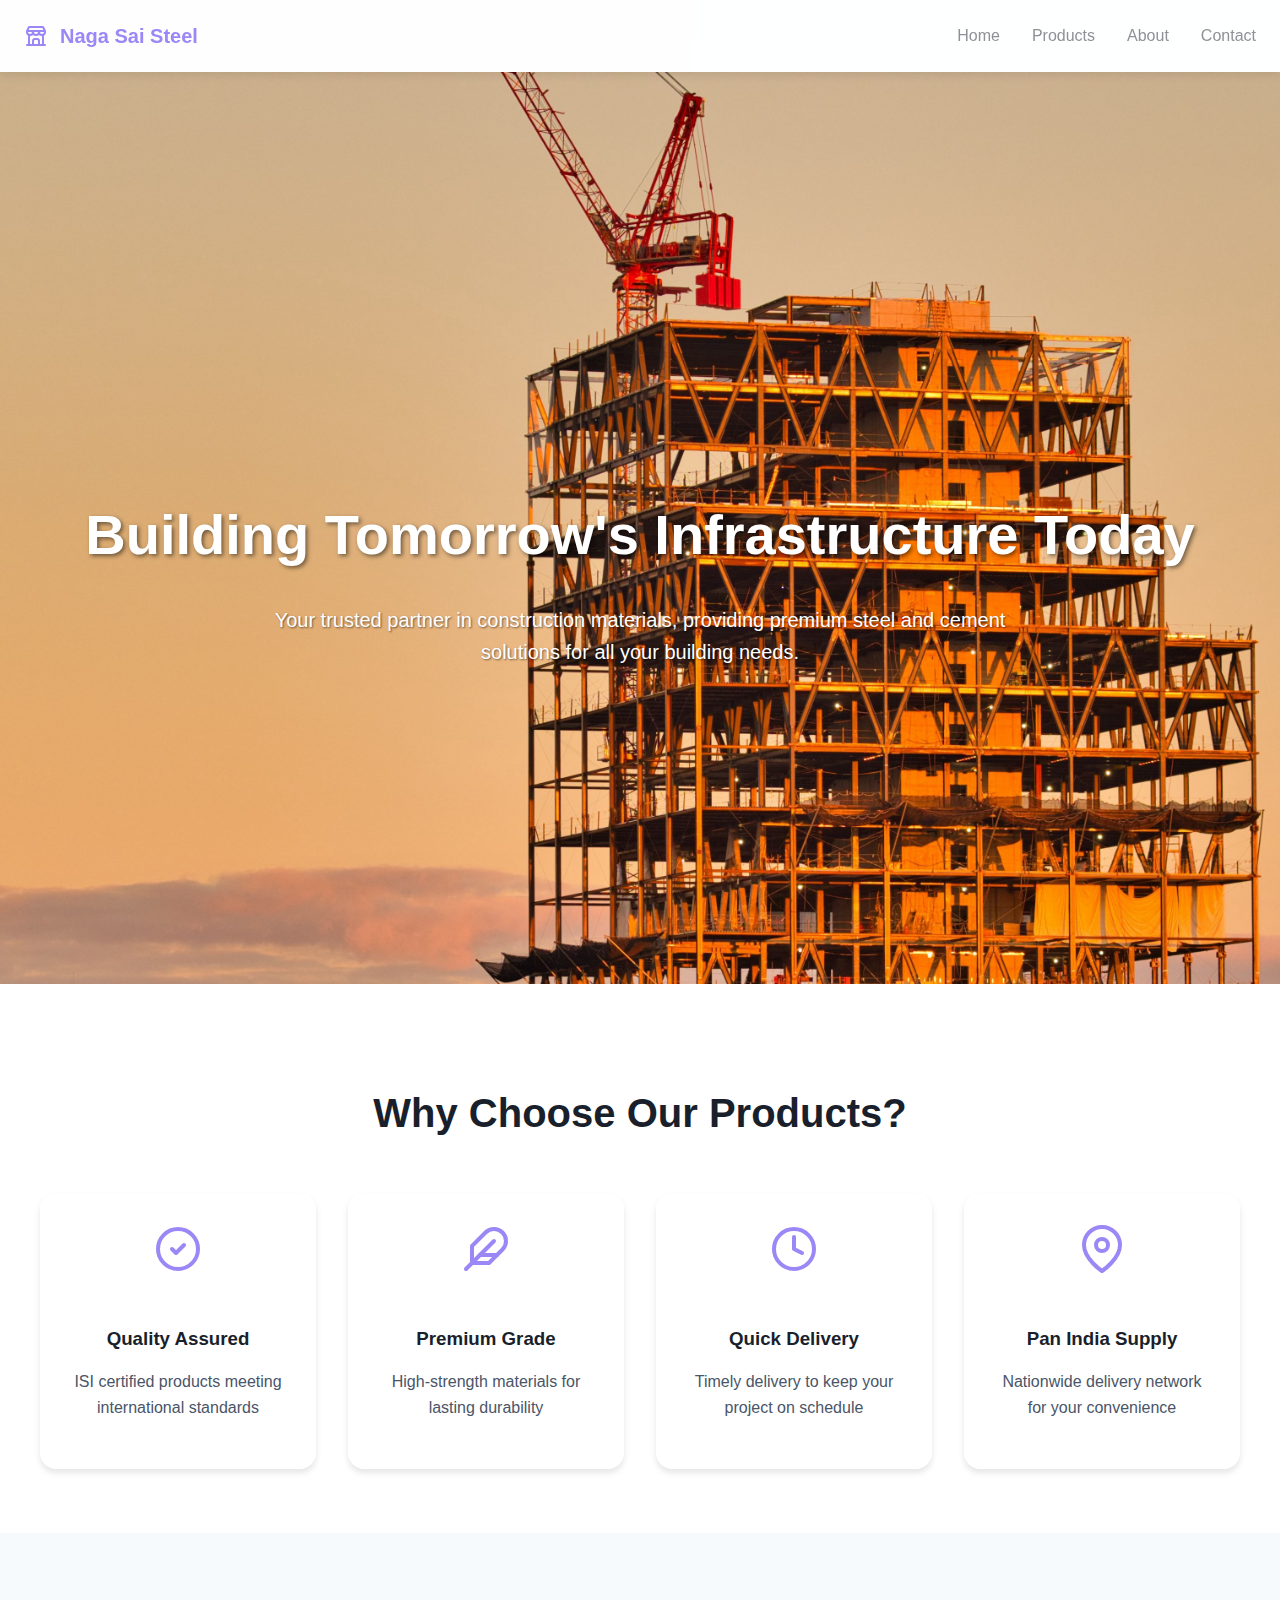
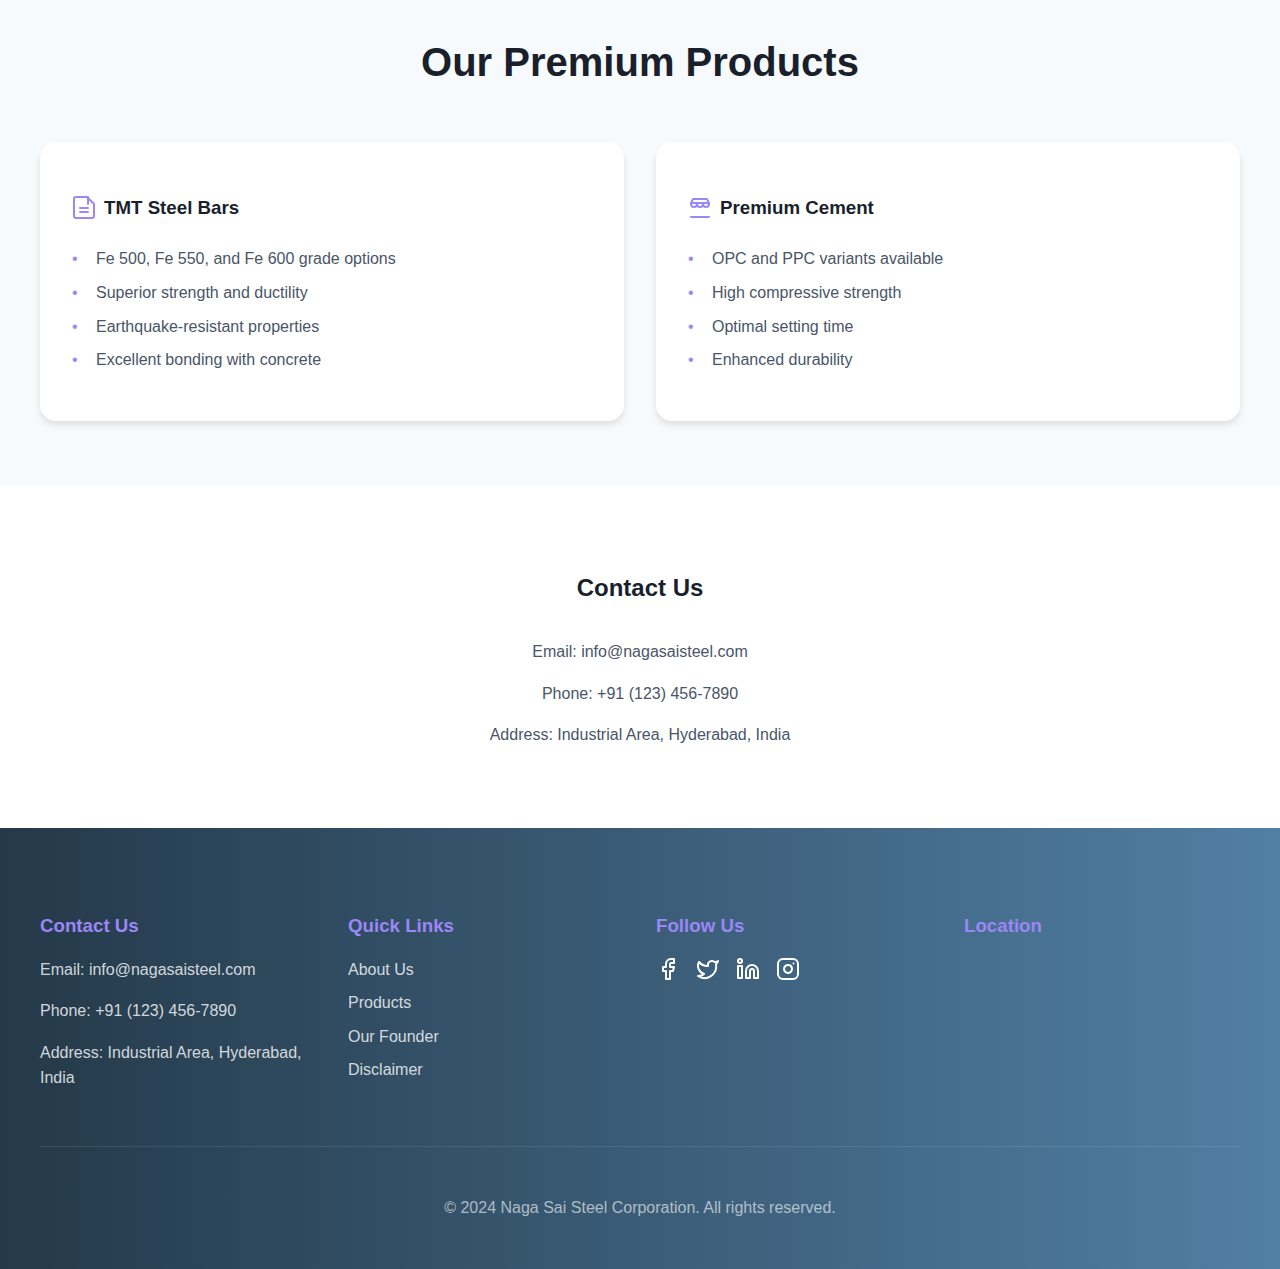
<file: index.html>
<!DOCTYPE html>
<html lang="en">
  <head>
    <meta charset="UTF-8" />
    <meta name="viewport" content="width=device-width, initial-scale=1.0" />
    <title>Naga Sai Steel Corporation</title>
    <meta name="description" content="Premium Construction Materials Supplier" />
    <meta name="author" content="Naga Sai Steel" />
    <link rel="stylesheet" href="styles/main.css">
  </head>
  <body>
    <header>
      <nav>
        <a href="/" class="logo">
          <svg xmlns="http://www.w3.org/2000/svg" width="24" height="24" viewBox="0 0 24 24" fill="none" stroke="currentColor" stroke-width="2" stroke-linecap="round" stroke-linejoin="round"><path d="M3 21h18"/><path d="M3 7v1a3 3 0 0 0 6 0V7m0 1a3 3 0 0 0 6 0V7m0 1a3 3 0 0 0 6 0V7H3l2-4h14l2 4"/><path d="M5 21V10.85"/><path d="M19 21V10.85"/><path d="M9 21v-4a2 2 0 0 1 2-2h2a2 2 0 0 1 2 2v4"/></svg>
          <span>Naga Sai Steel</span>
        </a>
        <div class="nav-links">
          <a href="index.html">Home</a>
          <a href="products.html">Products</a>
          <a href="about.html">About</a>
          <a href="contact.html">Contact</a>
        </div>
        <button class="mobile-menu-btn" aria-label="Toggle menu">
          <svg xmlns="http://www.w3.org/2000/svg" width="24" height="24" viewBox="0 0 24 24" fill="none" stroke="currentColor" stroke-width="2" stroke-linecap="round" stroke-linejoin="round" class="menu-icon"><line x1="3" y1="12" x2="21" y2="12"/><line x1="3" y1="6" x2="21" y2="6"/><line x1="3" y1="18" x2="21" y2="18"/></svg>
        </button>
        <div class="mobile-menu">
          <a href="index.html">Home</a>
          <a href="products.html">Products</a>
          <a href="about.html">About</a>
          <a href="contact.html">Contact</a>
        </div>
      </nav>
    </header>

    <main>
      <section class="hero">
        <div class="container">
          <h1>Building Tomorrow's Infrastructure Today</h1>
          <p>Your trusted partner in construction materials, providing premium steel and cement solutions for all your building needs.</p>
        </div>
      </section>

      <section class="features">
        <div class="container">
          <h2>Why Choose Our Products?</h2>
          <div class="features-grid">
            <div class="feature-card">
              <svg xmlns="http://www.w3.org/2000/svg" width="48" height="48" viewBox="0 0 24 24" fill="none" stroke="#9b87f5" stroke-width="2" stroke-linecap="round" stroke-linejoin="round"><path d="M12 22c5.523 0 10-4.477 10-10S17.523 2 12 2 2 6.477 2 12s4.477 10 10 10z"/><path d="m9 12 2 2 4-4"/></svg>
              <h3>Quality Assured</h3>
              <p>ISI certified products meeting international standards</p>
            </div>
            <div class="feature-card">
              <svg xmlns="http://www.w3.org/2000/svg" width="48" height="48" viewBox="0 0 24 24" fill="none" stroke="#9b87f5" stroke-width="2" stroke-linecap="round" stroke-linejoin="round"><path d="M20.24 12.24a6 6 0 0 0-8.49-8.49L5 10.5V19h8.5z"/><line x1="16" y1="8" x2="2" y2="22"/><line x1="17.5" y1="15" x2="9" y2="15"/></svg>
              <h3>Premium Grade</h3>
              <p>High-strength materials for lasting durability</p>
            </div>
            <div class="feature-card">
              <svg xmlns="http://www.w3.org/2000/svg" width="48" height="48" viewBox="0 0 24 24" fill="none" stroke="#9b87f5" stroke-width="2" stroke-linecap="round" stroke-linejoin="round"><circle cx="12" cy="12" r="10"/><polyline points="12 6 12 12 16 14"/></svg>
              <h3>Quick Delivery</h3>
              <p>Timely delivery to keep your project on schedule</p>
            </div>
            <div class="feature-card">
              <svg xmlns="http://www.w3.org/2000/svg" width="48" height="48" viewBox="0 0 24 24" fill="none" stroke="#9b87f5" stroke-width="2" stroke-linecap="round" stroke-linejoin="round"><path d="M21 10c0 7-9 13-9 13s-9-6-9-13a9 9 0 0 1 18 0z"/><circle cx="12" cy="10" r="3"/></svg>
              <h3>Pan India Supply</h3>
              <p>Nationwide delivery network for your convenience</p>
            </div>
          </div>
        </div>
      </section>

      <section class="products">
        <div class="container">
          <h2>Our Premium Products</h2>
          <div class="products-grid">
            <div class="product-card">
              <h3>
                <svg xmlns="http://www.w3.org/2000/svg" width="24" height="24" viewBox="0 0 24 24" fill="none" stroke="#9b87f5" stroke-width="2" stroke-linecap="round" stroke-linejoin="round"><path d="M2 20a2 2 0 0 0 2 2h16a2 2 0 0 0 2-2V8l-7-7H4a2 2 0 0 0-2 2v17z"/><path d="M16 8V1"/><path d="M8 12h8"/><path d="M8 16h8"/></svg>
                TMT Steel Bars
              </h3>
              <ul>
                <li>Fe 500, Fe 550, and Fe 600 grade options</li>
                <li>Superior strength and ductility</li>
                <li>Earthquake-resistant properties</li>
                <li>Excellent bonding with concrete</li>
              </ul>
            </div>
            <div class="product-card">
              <h3>
                <svg xmlns="http://www.w3.org/2000/svg" width="24" height="24" viewBox="0 0 24 24" fill="none" stroke="#9b87f5" stroke-width="2" stroke-linecap="round" stroke-linejoin="round"><path d="M3 21h18"/><path d="M3 7v1a3 3 0 0 0 6 0V7m0 1a3 3 0 0 0 6 0V7m0 1a3 3 0 0 0 6 0V7H3l2-4h14l2 4"/></svg>
                Premium Cement
              </h3>
              <ul>
                <li>OPC and PPC variants available</li>
                <li>High compressive strength</li>
                <li>Optimal setting time</li>
                <li>Enhanced durability</li>
              </ul>
            </div>
          </div>
        </div>
      </section>

      <section class="contact">
        <div class="container">
          <h2>Contact Us</h2>
          <p>Email: info@nagasaisteel.com</p>
          <p>Phone: +91 (123) 456-7890</p>
          <p>Address: Industrial Area, Hyderabad, India</p>
        </div>
      </section>
    </main>

    <footer class="footer">
      <div class="container">
        <div class="footer-grid">
          <div class="footer-section">
            <h3>Contact Us</h3>
            <p>Email: info@nagasaisteel.com</p>
            <p>Phone: +91 (123) 456-7890</p>
            <p>Address: Industrial Area, Hyderabad, India</p>
          </div>
          <div class="footer-section">
            <h3>Quick Links</h3>
            <a href="about.html">About Us</a>
            <a href="products.html">Products</a>
            <a href="founder.html">Our Founder</a>
            <a href="disclaimer.html">Disclaimer</a>
          </div>
          <div class="footer-section">
            <h3>Follow Us</h3>
            <div class="social-icons">
              <a href="#" aria-label="Facebook">
                <svg xmlns="http://www.w3.org/2000/svg" width="24" height="24" viewBox="0 0 24 24" fill="none" stroke="currentColor" stroke-width="2" stroke-linecap="round" stroke-linejoin="round"><path d="M18 2h-3a5 5 0 0 0-5 5v3H7v4h3v8h4v-8h3l1-4h-4V7a1 1 0 0 1 1-1h3z"/></svg>
              </a>
              <a href="#" aria-label="Twitter">
                <svg xmlns="http://www.w3.org/2000/svg" width="24" height="24" viewBox="0 0 24 24" fill="none" stroke="currentColor" stroke-width="2" stroke-linecap="round" stroke-linejoin="round"><path d="M22 4s-.7 2.1-2 3.4c1.6 10-9.4 17.3-18 11.6 2.2.1 4.4-.6 6-2C3 15.5.5 9.6 3 5c2.2 2.6 5.6 4.1 9 4-.9-4.2 4-6.6 7-3.8 1.1 0 3-1.2 3-1.2z"/></svg>
              </a>
              <a href="#" aria-label="LinkedIn">
                <svg xmlns="http://www.w3.org/2000/svg" width="24" height="24" viewBox="0 0 24 24" fill="none" stroke="currentColor" stroke-width="2" stroke-linecap="round" stroke-linejoin="round"><path d="M16 8a6 6 0 0 1 6 6v7h-4v-7a2 2 0 0 0-2-2 2 2 0 0 0-2 2v7h-4v-7a6 6 0 0 1 6-6z"/><rect x="2" y="9" width="4" height="12"/><circle cx="4" cy="4" r="2"/></svg>
              </a>
              <a href="#" aria-label="Instagram">
                <svg xmlns="http://www.w3.org/2000/svg" width="24" height="24" viewBox="0 0 24 24" fill="none" stroke="currentColor" stroke-width="2" stroke-linecap="round" stroke-linejoin="round"><rect x="2" y="2" width="20" height="20" rx="5" ry="5"/><path d="M16 11.37A4 4 0 1 1 12.63 8 4 4 0 0 1 16 11.37z"/><line x1="17.5" y1="6.5" x2="17.51" y2="6.5"/></svg>
              </a>
            </div>
          </div>
          <div class="footer-section">
            <h3>Location</h3>
            <div class="map-container">
              <iframe
                src="https://www.google.com/maps/embed?pb=!1m18!1m12!1m3!1d243647.3173579076!2d78.26795895899658!3d17.412281015224902!2m3!1f0!2f0!3f0!3m2!1i1024!2i768!4f13.1!3m3!1m2!1s0x3bcb99daeaebd2c7%3A0xae93b78392bafbc2!2sHyderabad%2C%20Telangana!5e0!3m2!1sen!2sin!4v1650123456789!5m2!1sen!2sin"
                width="100%"
                height="100%"
                style="border:0;"
                allowfullscreen=""
                loading="lazy"
              ></iframe>
            </div>
          </div>
        </div>
        <div class="footer-bottom">
          <p>&copy; 2024 Naga Sai Steel Corporation. All rights reserved.</p>
        </div>
      </div>
    </footer>

    <script src="js/main.js" type="module"></script>
  </body>
</html>
</file>
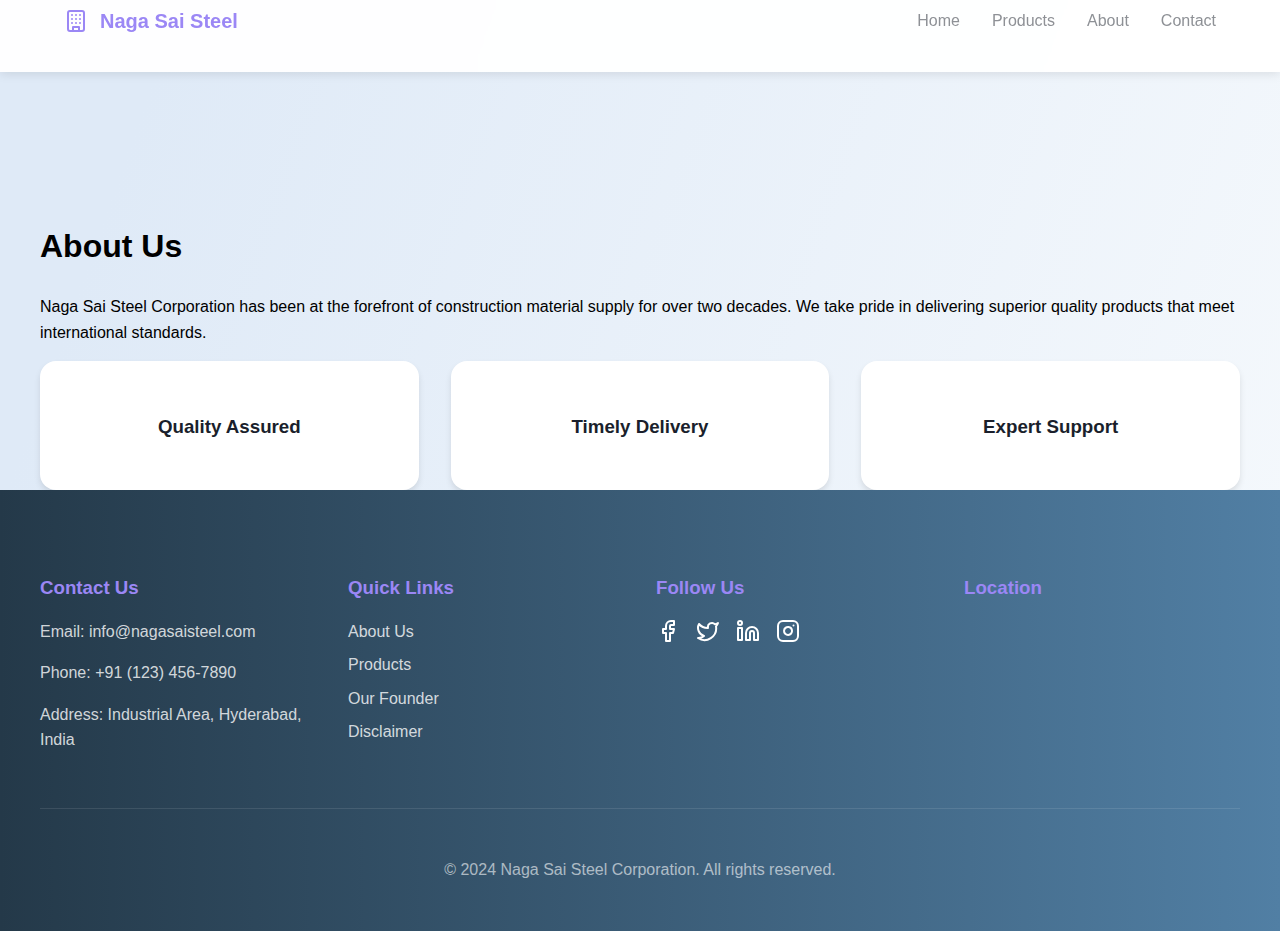
<file: about.html>
<!DOCTYPE html>
<html lang="en">
  <head>
    <meta charset="UTF-8" />
    <meta name="viewport" content="width=device-width, initial-scale=1.0" />
    <title>About Us - Naga Sai Steel Corporation</title>
    <meta name="description" content="About Naga Sai Steel Corporation" />
    <meta name="author" content="Naga Sai Steel" />
    <link rel="stylesheet" href="styles/main.css">
  </head>
  <body>
    <header>
      <div class="container">
        <nav>
          <a href="/" class="logo">
            <svg xmlns="http://www.w3.org/2000/svg" width="24" height="24" viewBox="0 0 24 24" fill="none" stroke="currentColor" stroke-width="2" stroke-linecap="round" stroke-linejoin="round"><rect x="4" y="2" width="16" height="20" rx="2" ry="2"/><path d="M9 22v-4h6v4"/><path d="M8 6h.01"/><path d="M16 6h.01"/><path d="M12 6h.01"/><path d="M12 10h.01"/><path d="M12 14h.01"/><path d="M16 10h.01"/><path d="M16 14h.01"/><path d="M8 10h.01"/><path d="M8 14h.01"/></svg>
            <span>Naga Sai Steel</span>
          </a>
          <div class="nav-links">
            <a href="index.html">Home</a>
            <a href="products.html">Products</a>
            <a href="about.html">About</a>
            <a href="contact.html">Contact</a>
          </div>
        </nav>
      </div>
    </header>

    <main>
      <section style="padding-top: 8rem;">
        <div class="container">
          <h1>About Us</h1>
          <p>Naga Sai Steel Corporation has been at the forefront of construction material supply for over two decades. We take pride in delivering superior quality products that meet international standards.</p>
          <div class="features-grid">
            <div class="feature-card">
              <h3>Quality Assured</h3>
            </div>
            <div class="feature-card">
              <h3>Timely Delivery</h3>
            </div>
            <div class="feature-card">
              <h3>Expert Support</h3>
            </div>
          </div>
        </div>
      </section>
    </main>

    <footer class="footer">
      <div class="container">
        <div class="footer-grid">
          <div class="footer-section">
            <h3>Contact Us</h3>
            <p>Email: info@nagasaisteel.com</p>
            <p>Phone: +91 (123) 456-7890</p>
            <p>Address: Industrial Area, Hyderabad, India</p>
          </div>
          <div class="footer-section">
            <h3>Quick Links</h3>
            <a href="about.html">About Us</a>
            <a href="products.html">Products</a>
            <a href="founder.html">Our Founder</a>
            <a href="disclaimer.html">Disclaimer</a>
          </div>
          <div class="footer-section">
            <h3>Follow Us</h3>
            <div class="social-icons">
              <a href="#" aria-label="Facebook">
                <svg xmlns="http://www.w3.org/2000/svg" width="24" height="24" viewBox="0 0 24 24" fill="none" stroke="currentColor" stroke-width="2" stroke-linecap="round" stroke-linejoin="round"><path d="M18 2h-3a5 5 0 0 0-5 5v3H7v4h3v8h4v-8h3l1-4h-4V7a1 1 0 0 1 1-1h3z"/></svg>
              </a>
              <a href="#" aria-label="Twitter">
                <svg xmlns="http://www.w3.org/2000/svg" width="24" height="24" viewBox="0 0 24 24" fill="none" stroke="currentColor" stroke-width="2" stroke-linecap="round" stroke-linejoin="round"><path d="M22 4s-.7 2.1-2 3.4c1.6 10-9.4 17.3-18 11.6 2.2.1 4.4-.6 6-2C3 15.5.5 9.6 3 5c2.2 2.6 5.6 4.1 9 4-.9-4.2 4-6.6 7-3.8 1.1 0 3-1.2 3-1.2z"/></svg>
              </a>
              <a href="#" aria-label="LinkedIn">
                <svg xmlns="http://www.w3.org/2000/svg" width="24" height="24" viewBox="0 0 24 24" fill="none" stroke="currentColor" stroke-width="2" stroke-linecap="round" stroke-linejoin="round"><path d="M16 8a6 6 0 0 1 6 6v7h-4v-7a2 2 0 0 0-2-2 2 2 0 0 0-2 2v7h-4v-7a6 6 0 0 1 6-6z"/><rect x="2" y="9" width="4" height="12"/><circle cx="4" cy="4" r="2"/></svg>
              </a>
              <a href="#" aria-label="Instagram">
                <svg xmlns="http://www.w3.org/2000/svg" width="24" height="24" viewBox="0 0 24 24" fill="none" stroke="currentColor" stroke-width="2" stroke-linecap="round" stroke-linejoin="round"><rect x="2" y="2" width="20" height="20" rx="5" ry="5"/><path d="M16 11.37A4 4 0 1 1 12.63 8 4 4 0 0 1 16 11.37z"/><line x1="17.5" y1="6.5" x2="17.51" y2="6.5"/></svg>
              </a>
            </div>
          </div>
          <div class="footer-section">
            <h3>Location</h3>
            <div class="map-container">
              <iframe
                src="https://www.google.com/maps/embed?pb=!1m18!1m12!1m3!1d243647.3173579076!2d78.26795895899658!3d17.412281015224902!2m3!1f0!2f0!3f0!3m2!1i1024!2i768!4f13.1!3m3!1m2!1s0x3bcb99daeaebd2c7%3A0xae93b78392bafbc2!2sHyderabad%2C%20Telangana!5e0!3m2!1sen!2sin!4v1650123456789!5m2!1sen!2sin"
                width="100%"
                height="100%"
                style="border:0;"
                allowfullscreen=""
                loading="lazy"
              ></iframe>
            </div>
          </div>
        </div>
        <div class="footer-bottom">
          <p>&copy; 2024 Naga Sai Steel Corporation. All rights reserved.</p>
        </div>
      </div>
    </footer>
    <script src="js/main.js"></script>
  </body>
</html>
</file>
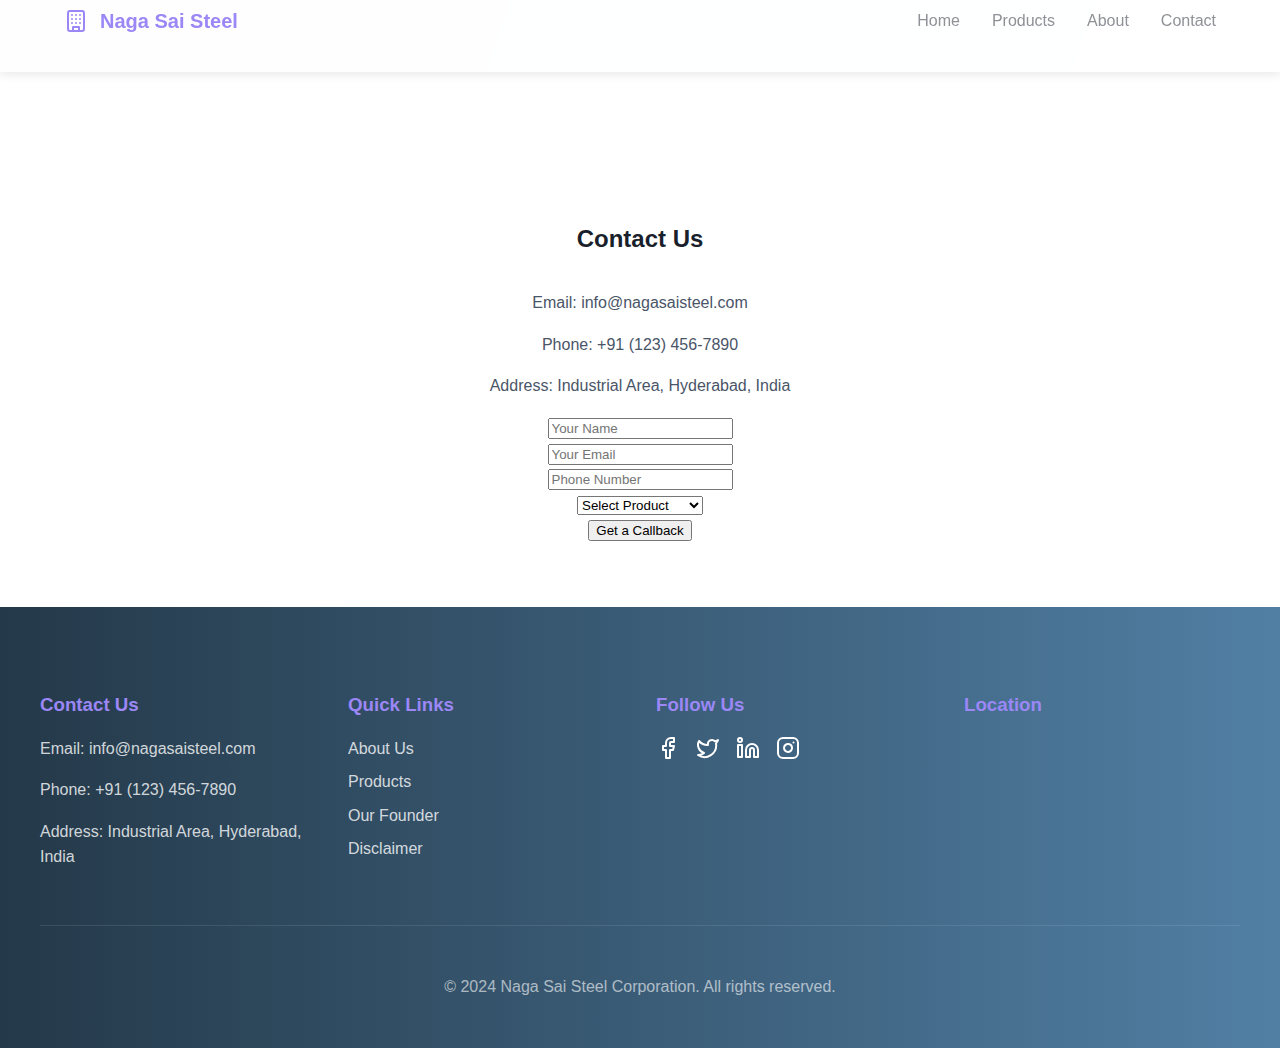
<file: contact.html>
<!DOCTYPE html>
<html lang="en">
  <head>
    <meta charset="UTF-8" />
    <meta name="viewport" content="width=device-width, initial-scale=1.0" />
    <title>Contact Us - Naga Sai Steel Corporation</title>
    <meta name="description" content="Contact Naga Sai Steel Corporation" />
    <meta name="author" content="Naga Sai Steel" />
    <link rel="stylesheet" href="styles/main.css">
  </head>
  <body>
    <header>
      <div class="container">
        <nav>
          <a href="/" class="logo">
            <svg xmlns="http://www.w3.org/2000/svg" width="24" height="24" viewBox="0 0 24 24" fill="none" stroke="currentColor" stroke-width="2" stroke-linecap="round" stroke-linejoin="round"><rect x="4" y="2" width="16" height="20" rx="2" ry="2"/><path d="M9 22v-4h6v4"/><path d="M8 6h.01"/><path d="M16 6h.01"/><path d="M12 6h.01"/><path d="M12 10h.01"/><path d="M12 14h.01"/><path d="M16 10h.01"/><path d="M16 14h.01"/><path d="M8 10h.01"/><path d="M8 14h.01"/></svg>
            <span>Naga Sai Steel</span>
          </a>
          <div class="nav-links">
            <a href="index.html">Home</a>
            <a href="products.html">Products</a>
            <a href="about.html">About</a>
            <a href="contact.html">Contact</a>
          </div>
        </nav>
      </div>
    </header>

    <main>
      <section class="contact" style="padding-top: 8rem;">
        <div class="container">
          <h2>Contact Us</h2>
          <div class="contact-grid">
            <div class="contact-info">
              <p>Email: info@nagasaisteel.com</p>
              <p>Phone: +91 (123) 456-7890</p>
              <p>Address: Industrial Area, Hyderabad, India</p>
            </div>
            <form class="contact-form">
              <div class="form-group">
                <input type="text" placeholder="Your Name" required>
              </div>
              <div class="form-group">
                <input type="email" placeholder="Your Email" required>
              </div>
              <div class="form-group">
                <input type="tel" placeholder="Phone Number" required>
              </div>
              <div class="form-group">
                <select required>
                  <option value="">Select Product</option>
                  <option value="tmt">TMT Steel Bars</option>
                  <option value="cement">Premium Cement</option>
                  <option value="other">Other Products</option>
                </select>
              </div>
              <button type="submit" class="submit-btn">Get a Callback</button>
            </form>
          </div>
        </div>
      </section>
    </main>

    <footer class="footer">
      <div class="container">
        <div class="footer-grid">
          <div class="footer-section">
            <h3>Contact Us</h3>
            <p>Email: info@nagasaisteel.com</p>
            <p>Phone: +91 (123) 456-7890</p>
            <p>Address: Industrial Area, Hyderabad, India</p>
          </div>
          <div class="footer-section">
            <h3>Quick Links</h3>
            <a href="about.html">About Us</a>
            <a href="products.html">Products</a>
            <a href="founder.html">Our Founder</a>
            <a href="disclaimer.html">Disclaimer</a>
          </div>
          <div class="footer-section">
            <h3>Follow Us</h3>
            <div class="social-icons">
              <a href="#" aria-label="Facebook">
                <svg xmlns="http://www.w3.org/2000/svg" width="24" height="24" viewBox="0 0 24 24" fill="none" stroke="currentColor" stroke-width="2" stroke-linecap="round" stroke-linejoin="round"><path d="M18 2h-3a5 5 0 0 0-5 5v3H7v4h3v8h4v-8h3l1-4h-4V7a1 1 0 0 1 1-1h3z"/></svg>
              </a>
              <a href="#" aria-label="Twitter">
                <svg xmlns="http://www.w3.org/2000/svg" width="24" height="24" viewBox="0 0 24 24" fill="none" stroke="currentColor" stroke-width="2" stroke-linecap="round" stroke-linejoin="round"><path d="M22 4s-.7 2.1-2 3.4c1.6 10-9.4 17.3-18 11.6 2.2.1 4.4-.6 6-2C3 15.5.5 9.6 3 5c2.2 2.6 5.6 4.1 9 4-.9-4.2 4-6.6 7-3.8 1.1 0 3-1.2 3-1.2z"/></svg>
              </a>
              <a href="#" aria-label="LinkedIn">
                <svg xmlns="http://www.w3.org/2000/svg" width="24" height="24" viewBox="0 0 24 24" fill="none" stroke="currentColor" stroke-width="2" stroke-linecap="round" stroke-linejoin="round"><path d="M16 8a6 6 0 0 1 6 6v7h-4v-7a2 2 0 0 0-2-2 2 2 0 0 0-2 2v7h-4v-7a6 6 0 0 1 6-6z"/><rect x="2" y="9" width="4" height="12"/><circle cx="4" cy="4" r="2"/></svg>
              </a>
              <a href="#" aria-label="Instagram">
                <svg xmlns="http://www.w3.org/2000/svg" width="24" height="24" viewBox="0 0 24 24" fill="none" stroke="currentColor" stroke-width="2" stroke-linecap="round" stroke-linejoin="round"><rect x="2" y="2" width="20" height="20" rx="5" ry="5"/><path d="M16 11.37A4 4 0 1 1 12.63 8 4 4 0 0 1 16 11.37z"/><line x1="17.5" y1="6.5" x2="17.51" y2="6.5"/></svg>
              </a>
            </div>
          </div>
          <div class="footer-section">
            <h3>Location</h3>
            <div class="map-container">
              <iframe
                src="https://www.google.com/maps/embed?pb=!1m18!1m12!1m3!1d243647.3173579076!2d78.26795895899658!3d17.412281015224902!2m3!1f0!2f0!3f0!3m2!1i1024!2i768!4f13.1!3m3!1m2!1s0x3bcb99daeaebd2c7%3A0xae93b78392bafbc2!2sHyderabad%2C%20Telangana!5e0!3m2!1sen!2sin!4v1650123456789!5m2!1sen!2sin"
                width="100%"
                height="100%"
                style="border:0;"
                allowfullscreen=""
                loading="lazy"
              ></iframe>
            </div>
          </div>
        </div>
        <div class="footer-bottom">
          <p>&copy; 2024 Naga Sai Steel Corporation. All rights reserved.</p>
        </div>
      </div>
    </footer>
    <script src="js/main.js"></script>
  </body>
</html>
</file>
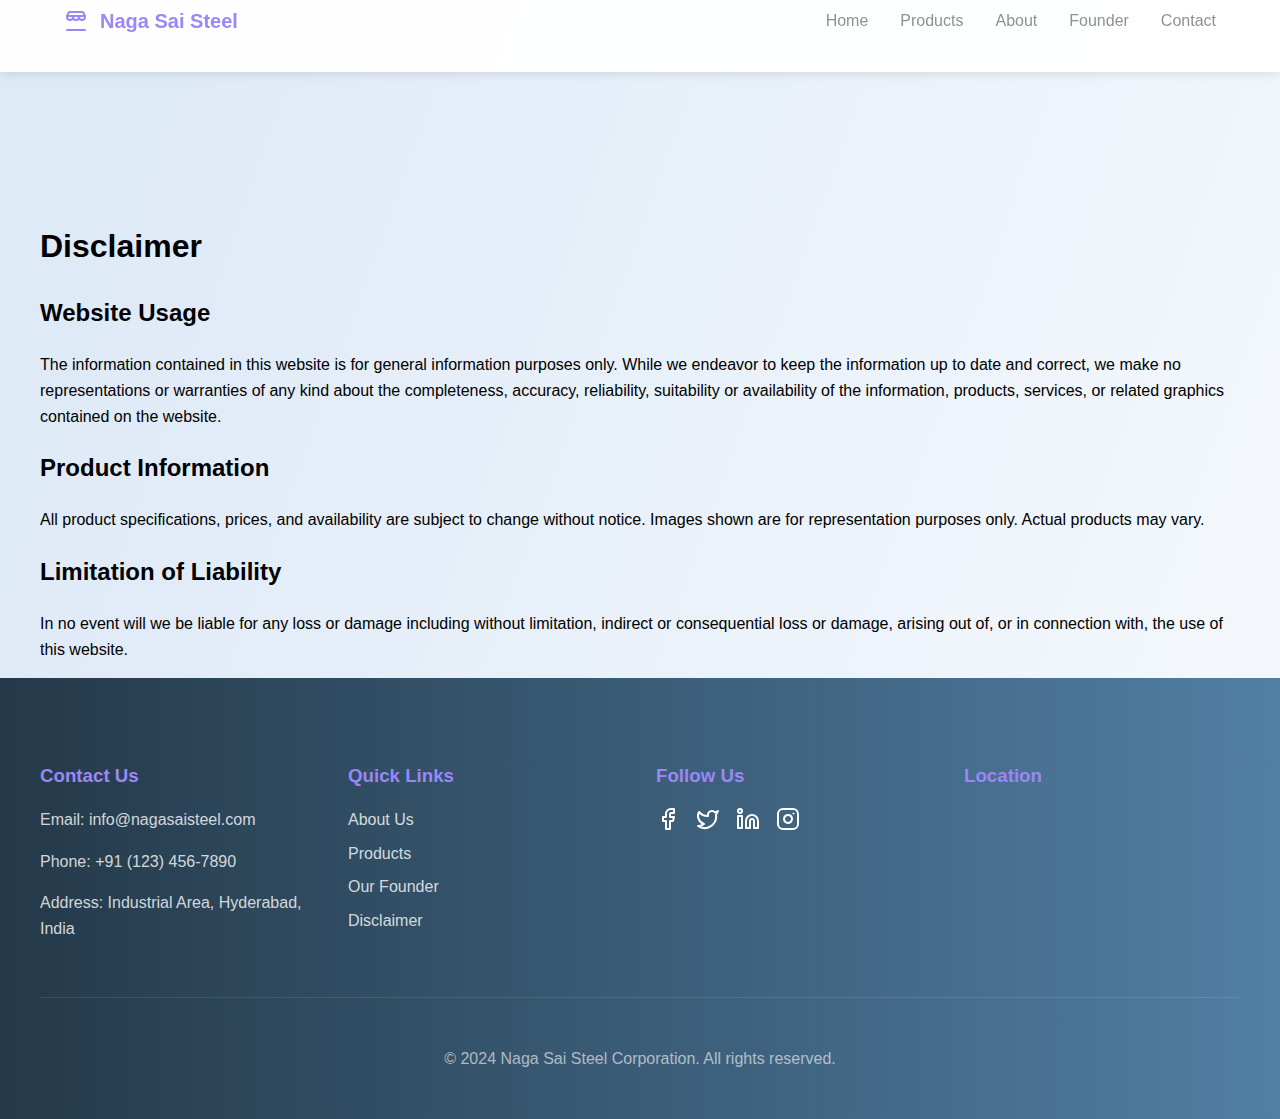
<file: disclaimer.html>
<!DOCTYPE html>
<html lang="en">
  <head>
    <meta charset="UTF-8" />
    <meta name="viewport" content="width=device-width, initial-scale=1.0" />
    <title>Disclaimer - Naga Sai Steel Corporation</title>
    <meta name="description" content="Legal Disclaimer" />
    <meta name="author" content="Naga Sai Steel" />
    <link rel="stylesheet" href="styles/main.css">
  </head>
  <body>
    <header>
      <div class="container">
        <nav>
          <a href="/" class="logo">
            <svg xmlns="http://www.w3.org/2000/svg" width="24" height="24" viewBox="0 0 24 24" fill="none" stroke="currentColor" stroke-width="2" stroke-linecap="round" stroke-linejoin="round"><path d="M3 21h18"/><path d="M3 7v1a3 3 0 0 0 6 0V7m0 1a3 3 0 0 0 6 0V7m0 1a3 3 0 0 0 6 0V7H3l2-4h14l2 4"/></svg>
            <span>Naga Sai Steel</span>
          </a>
          <div class="nav-links">
            <a href="index.html">Home</a>
            <a href="products.html">Products</a>
            <a href="about.html">About</a>
            <a href="founder.html">Founder</a>
            <a href="contact.html">Contact</a>
          </div>
        </nav>
      </div>
    </header>

    <main>
      <section class="disclaimer" style="padding-top: 8rem;">
        <div class="container">
          <h1>Disclaimer</h1>
          <div class="disclaimer-content">
            <h2>Website Usage</h2>
            <p>The information contained in this website is for general information purposes only. While we endeavor to keep the information up to date and correct, we make no representations or warranties of any kind about the completeness, accuracy, reliability, suitability or availability of the information, products, services, or related graphics contained on the website.</p>
            
            <h2>Product Information</h2>
            <p>All product specifications, prices, and availability are subject to change without notice. Images shown are for representation purposes only. Actual products may vary.</p>
            
            <h2>Limitation of Liability</h2>
            <p>In no event will we be liable for any loss or damage including without limitation, indirect or consequential loss or damage, arising out of, or in connection with, the use of this website.</p>
          </div>
        </div>
      </section>
    </main>

    <footer class="footer">
      <div class="container">
        <div class="footer-grid">
          <div class="footer-section">
            <h3>Contact Us</h3>
            <p>Email: info@nagasaisteel.com</p>
            <p>Phone: +91 (123) 456-7890</p>
            <p>Address: Industrial Area, Hyderabad, India</p>
          </div>
          <div class="footer-section">
            <h3>Quick Links</h3>
            <a href="about.html">About Us</a>
            <a href="products.html">Products</a>
            <a href="founder.html">Our Founder</a>
            <a href="disclaimer.html">Disclaimer</a>
          </div>
          <div class="footer-section">
            <h3>Follow Us</h3>
            <div class="social-icons">
              <a href="#" aria-label="Facebook">
                <svg xmlns="http://www.w3.org/2000/svg" width="24" height="24" viewBox="0 0 24 24" fill="none" stroke="currentColor" stroke-width="2" stroke-linecap="round" stroke-linejoin="round"><path d="M18 2h-3a5 5 0 0 0-5 5v3H7v4h3v8h4v-8h3l1-4h-4V7a1 1 0 0 1 1-1h3z"/></svg>
              </a>
              <a href="#" aria-label="Twitter">
                <svg xmlns="http://www.w3.org/2000/svg" width="24" height="24" viewBox="0 0 24 24" fill="none" stroke="currentColor" stroke-width="2" stroke-linecap="round" stroke-linejoin="round"><path d="M22 4s-.7 2.1-2 3.4c1.6 10-9.4 17.3-18 11.6 2.2.1 4.4-.6 6-2C3 15.5.5 9.6 3 5c2.2 2.6 5.6 4.1 9 4-.9-4.2 4-6.6 7-3.8 1.1 0 3-1.2 3-1.2z"/></svg>
              </a>
              <a href="#" aria-label="LinkedIn">
                <svg xmlns="http://www.w3.org/2000/svg" width="24" height="24" viewBox="0 0 24 24" fill="none" stroke="currentColor" stroke-width="2" stroke-linecap="round" stroke-linejoin="round"><path d="M16 8a6 6 0 0 1 6 6v7h-4v-7a2 2 0 0 0-2-2 2 2 0 0 0-2 2v7h-4v-7a6 6 0 0 1 6-6z"/><rect x="2" y="9" width="4" height="12"/><circle cx="4" cy="4" r="2"/></svg>
              </a>
              <a href="#" aria-label="Instagram">
                <svg xmlns="http://www.w3.org/2000/svg" width="24" height="24" viewBox="0 0 24 24" fill="none" stroke="currentColor" stroke-width="2" stroke-linecap="round" stroke-linejoin="round"><rect x="2" y="2" width="20" height="20" rx="5" ry="5"/><path d="M16 11.37A4 4 0 1 1 12.63 8 4 4 0 0 1 16 11.37z"/><line x1="17.5" y1="6.5" x2="17.51" y2="6.5"/></svg>
              </a>
            </div>
          </div>
          <div class="footer-section">
            <h3>Location</h3>
            <div class="map-container">
              <iframe
                src="https://www.google.com/maps/embed?pb=!1m18!1m12!1m3!1d243647.3173579076!2d78.26795895899658!3d17.412281015224902!2m3!1f0!2f0!3f0!3m2!1i1024!2i768!4f13.1!3m3!1m2!1s0x3bcb99daeaebd2c7%3A0xae93b78392bafbc2!2sHyderabad%2C%20Telangana!5e0!3m2!1sen!2sin!4v1650123456789!5m2!1sen!2sin"
                width="100%"
                height="100%"
                style="border:0;"
                allowfullscreen=""
                loading="lazy"
              ></iframe>
            </div>
          </div>
        </div>
        <div class="footer-bottom">
          <p>&copy; 2024 Naga Sai Steel Corporation. All rights reserved.</p>
        </div>
      </div>
    </footer>
    <script src="js/main.js"></script>
  </body>
</html>
</file>
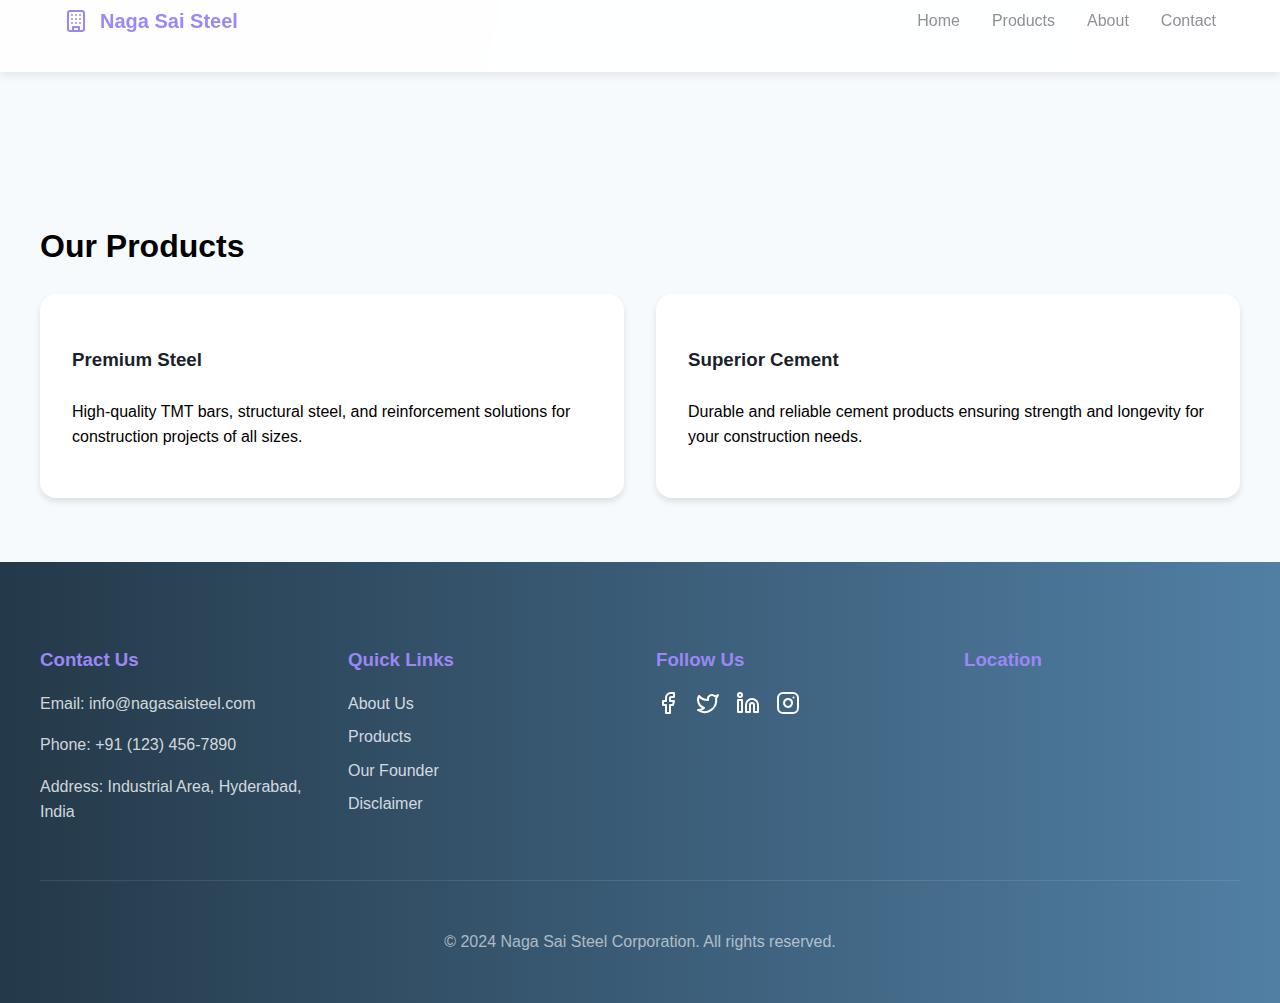
<file: products.html>
<!DOCTYPE html>
<html lang="en">
  <head>
    <meta charset="UTF-8" />
    <meta name="viewport" content="width=device-width, initial-scale=1.0" />
    <title>Products - Naga Sai Steel Corporation</title>
    <meta name="description" content="Our Products - Premium Construction Materials" />
    <meta name="author" content="Naga Sai Steel" />
    <link rel="stylesheet" href="styles/main.css">
  </head>
  <body>
    <header>
      <div class="container">
        <nav>
          <a href="/" class="logo">
            <svg xmlns="http://www.w3.org/2000/svg" width="24" height="24" viewBox="0 0 24 24" fill="none" stroke="currentColor" stroke-width="2" stroke-linecap="round" stroke-linejoin="round"><rect x="4" y="2" width="16" height="20" rx="2" ry="2"/><path d="M9 22v-4h6v4"/><path d="M8 6h.01"/><path d="M16 6h.01"/><path d="M12 6h.01"/><path d="M12 10h.01"/><path d="M12 14h.01"/><path d="M16 10h.01"/><path d="M16 14h.01"/><path d="M8 10h.01"/><path d="M8 14h.01"/></svg>
            <span>Naga Sai Steel</span>
          </a>
          <div class="nav-links">
            <a href="index.html">Home</a>
            <a href="products.html">Products</a>
            <a href="about.html">About</a>
            <a href="contact.html">Contact</a>
          </div>
        </nav>
      </div>
    </header>

    <main>
      <section class="products" style="padding-top: 8rem;">
        <div class="container">
          <h1>Our Products</h1>
          <div class="products-grid">
            <div class="product-card">
              <h3>Premium Steel</h3>
              <p>High-quality TMT bars, structural steel, and reinforcement solutions for construction projects of all sizes.</p>
            </div>
            <div class="product-card">
              <h3>Superior Cement</h3>
              <p>Durable and reliable cement products ensuring strength and longevity for your construction needs.</p>
            </div>
          </div>
        </div>
      </section>
    </main>

    <footer class="footer">
      <div class="container">
        <div class="footer-grid">
          <div class="footer-section">
            <h3>Contact Us</h3>
            <p>Email: info@nagasaisteel.com</p>
            <p>Phone: +91 (123) 456-7890</p>
            <p>Address: Industrial Area, Hyderabad, India</p>
          </div>
          <div class="footer-section">
            <h3>Quick Links</h3>
            <a href="about.html">About Us</a>
            <a href="products.html">Products</a>
            <a href="founder.html">Our Founder</a>
            <a href="disclaimer.html">Disclaimer</a>
          </div>
          <div class="footer-section">
            <h3>Follow Us</h3>
            <div class="social-icons">
              <a href="#" aria-label="Facebook">
                <svg xmlns="http://www.w3.org/2000/svg" width="24" height="24" viewBox="0 0 24 24" fill="none" stroke="currentColor" stroke-width="2" stroke-linecap="round" stroke-linejoin="round"><path d="M18 2h-3a5 5 0 0 0-5 5v3H7v4h3v8h4v-8h3l1-4h-4V7a1 1 0 0 1 1-1h3z"/></svg>
              </a>
              <a href="#" aria-label="Twitter">
                <svg xmlns="http://www.w3.org/2000/svg" width="24" height="24" viewBox="0 0 24 24" fill="none" stroke="currentColor" stroke-width="2" stroke-linecap="round" stroke-linejoin="round"><path d="M22 4s-.7 2.1-2 3.4c1.6 10-9.4 17.3-18 11.6 2.2.1 4.4-.6 6-2C3 15.5.5 9.6 3 5c2.2 2.6 5.6 4.1 9 4-.9-4.2 4-6.6 7-3.8 1.1 0 3-1.2 3-1.2z"/></svg>
              </a>
              <a href="#" aria-label="LinkedIn">
                <svg xmlns="http://www.w3.org/2000/svg" width="24" height="24" viewBox="0 0 24 24" fill="none" stroke="currentColor" stroke-width="2" stroke-linecap="round" stroke-linejoin="round"><path d="M16 8a6 6 0 0 1 6 6v7h-4v-7a2 2 0 0 0-2-2 2 2 0 0 0-2 2v7h-4v-7a6 6 0 0 1 6-6z"/><rect x="2" y="9" width="4" height="12"/><circle cx="4" cy="4" r="2"/></svg>
              </a>
              <a href="#" aria-label="Instagram">
                <svg xmlns="http://www.w3.org/2000/svg" width="24" height="24" viewBox="0 0 24 24" fill="none" stroke="currentColor" stroke-width="2" stroke-linecap="round" stroke-linejoin="round"><rect x="2" y="2" width="20" height="20" rx="5" ry="5"/><path d="M16 11.37A4 4 0 1 1 12.63 8 4 4 0 0 1 16 11.37z"/><line x1="17.5" y1="6.5" x2="17.51" y2="6.5"/></svg>
              </a>
            </div>
          </div>
          <div class="footer-section">
            <h3>Location</h3>
            <div class="map-container">
              <iframe
                src="https://www.google.com/maps/embed?pb=!1m18!1m12!1m3!1d243647.3173579076!2d78.26795895899658!3d17.412281015224902!2m3!1f0!2f0!3f0!3m2!1i1024!2i768!4f13.1!3m3!1m2!1s0x3bcb99daeaebd2c7%3A0xae93b78392bafbc2!2sHyderabad%2C%20Telangana!5e0!3m2!1sen!2sin!4v1650123456789!5m2!1sen!2sin"
                width="100%"
                height="100%"
                style="border:0;"
                allowfullscreen=""
                loading="lazy"
              ></iframe>
            </div>
          </div>
        </div>
        <div class="footer-bottom">
          <p>&copy; 2024 Naga Sai Steel Corporation. All rights reserved.</p>
        </div>
      </div>
    </footer>
    <script src="js/main.js"></script>
  </body>
</html>
</file>
<file: styles/main.css>
@import 'components/header.css';

/* Base Styles */
:root {
  --primary: #9b87f5;
  --primary-dark: #7E69AB;
  --accent: #F97316;
  --accent-light: #F2FCE2;
  --neutral: #8E9196;
  --bg-light: #F1F1F1;
  --text-dark: #333333;
}

body {
  margin: 0;
  min-height: 100vh;
  display: flex;
  flex-direction: column;
  font-family: -apple-system, BlinkMacSystemFont, 'Segoe UI', Roboto, Oxygen, Ubuntu, Cantarell, 'Open Sans', 'Helvetica Neue', sans-serif;
  line-height: 1.6;
  background: linear-gradient(109.6deg, rgba(223,234,247,1) 11.2%, rgba(244,248,252,1) 91.1%);
}

main {
  padding-top: 72px;
}

.container {
  max-width: 1200px;
  margin: 0 auto;
  padding: 0 1.5rem;
  width: 100%;
}

/* Hero Section */
.hero {
  padding: 8rem 0 4rem;
  background-image: url('../assets/hero.jpg');
  background-position: center;
  background-size: cover;
  text-align: center;
  color: white;
  position: relative;
  min-height: 80vh;
  display: flex;
  align-items: center;
  justify-content: center;
}

.hero .container {
  position: relative;
  z-index: 1;
}

.hero h1 {
  font-size: 3.5rem;
  margin-bottom: 1.5rem;
  text-shadow: 2px 2px 4px rgba(0, 0, 0, 0.5);
}

.hero p {
  font-size: 1.25rem;
  max-width: 800px;
  margin: 0 auto;
  text-shadow: 1px 1px 2px rgba(0, 0, 0, 0.5);
}

/* Features Section */
.features {
  padding: 4rem 0;
  background: white;
}

.features h2 {
  text-align: center;
  margin-bottom: 3rem;
  color: #1A1F2C;
  font-size: 2.5rem;
}

.features-grid {
  display: grid;
  grid-template-columns: repeat(auto-fit, minmax(250px, 1fr));
  gap: 2rem;
}

.feature-card {
  padding: 2rem;
  background: white;
  border-radius: 1rem;
  box-shadow: 0 4px 6px rgba(0, 0, 0, 0.1);
  text-align: center;
  transition: transform 0.3s ease;
}

.feature-card:hover {
  transform: translateY(-5px);
}

.feature-card svg {
  margin-bottom: 1.5rem;
}

.feature-card h3 {
  color: #1A1F2C;
  margin-bottom: 1rem;
}

.feature-card p {
  color: #4a5568;
}

/* Products Section */
.products {
  padding: 4rem 0;
  background: #f7fafc;
}

.products h2 {
  text-align: center;
  margin-bottom: 3rem;
  color: #1A1F2C;
  font-size: 2.5rem;
}

.products-grid {
  display: grid;
  grid-template-columns: repeat(auto-fit, minmax(300px, 1fr));
  gap: 2rem;
}

.product-card {
  padding: 2rem;
  background: white;
  border-radius: 1rem;
  box-shadow: 0 4px 6px rgba(0, 0, 0, 0.1);
}

.product-card h3 {
  display: flex;
  align-items: center;
  gap: 0.5rem;
  color: #1A1F2C;
  margin-bottom: 1.5rem;
}

.product-card ul {
  list-style: none;
  padding: 0;
}

.product-card li {
  color: #4a5568;
  margin-bottom: 0.5rem;
  padding-left: 1.5rem;
  position: relative;
}

.product-card li::before {
  content: '•';
  position: absolute;
  left: 0;
  color: #9b87f5;
}

/* Contact Section */
.contact {
  padding: 4rem 0;
  background: white;
  text-align: center;
}

.contact h2 {
  color: #1A1F2C;
  margin-bottom: 2rem;
}

.contact p {
  color: #4a5568;
  margin-bottom: 1rem;
}

/* Footer Styles */
.footer {
  background: linear-gradient(to right, #243949 0%, #517fa4 100%);
  color: white;
  padding: 4rem 0 2rem;
  margin-top: auto;
  flex-shrink: 0;
}

.footer-grid {
  display: grid;
  grid-template-columns: repeat(auto-fit, minmax(250px, 1fr));
  gap: 2rem;
  margin-bottom: 2rem;
}

.footer-section h3 {
  color: #9b87f5;
  margin-bottom: 1rem;
}

.footer-section p,
.footer-section a {
  color: rgba(255, 255, 255, 0.8);
  margin-bottom: 0.5rem;
  display: block;
  text-decoration: none;
}

.footer-section a:hover {
  color: #9b87f5;
}

.social-icons {
  display: flex;
  gap: 1rem;
  margin-top: 1rem;
}

.social-icons a {
  color: white;
  transition: transform 0.2s;
}

.social-icons a:hover {
  transform: translateY(-2px);
}

.footer-bottom {
  border-top: 1px solid rgba(255, 255, 255, 0.1);
  padding-top: 2rem;
  text-align: center;
  color: rgba(255, 255, 255, 0.6);
}

/* Responsive Design */
@media (max-width: 768px) {
  .hero h1 {
    font-size: 2.5rem;
    padding: 0 1rem;
  }
  
  .hero p {
    font-size: 1.125rem;
    padding: 0 1rem;
  }
  
  .features-grid,
  .products-grid,
  .footer-grid {
    grid-template-columns: 1fr;
    gap: 1.5rem;
    padding: 0 1rem;
  }

  .container {
    padding: 0 1rem;
  }
}

@media (min-width: 769px) and (max-width: 1024px) {
  .features-grid,
  .products-grid {
    grid-template-columns: repeat(2, 1fr);
  }

  .footer-grid {
    grid-template-columns: repeat(2, 1fr);
  }
}
</file>
